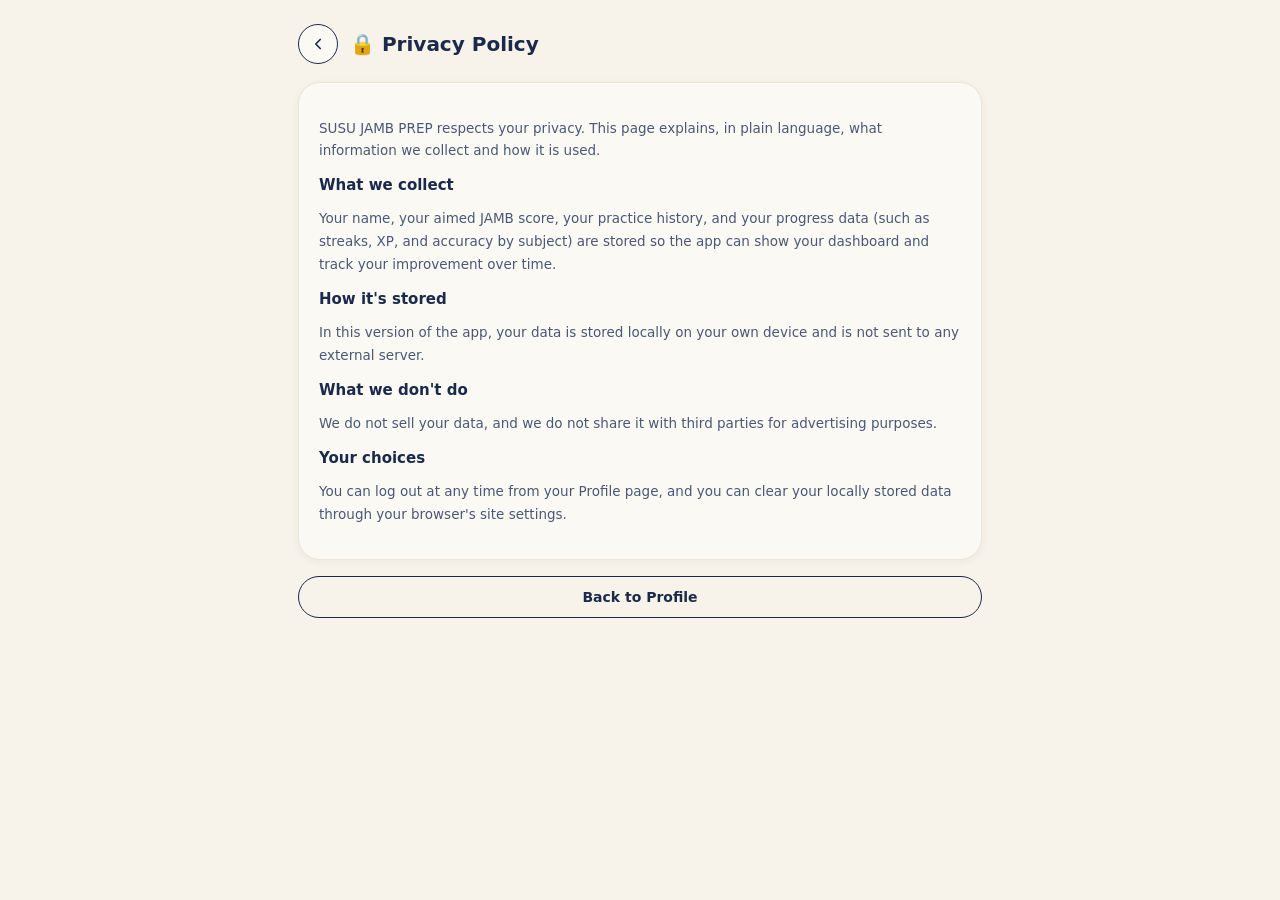
<file: privacy-policy.html>
<!DOCTYPE html>
<html lang="en">
<head>
<meta charset="UTF-8">
<meta name="viewport" content="width=device-width, initial-scale=1.0">
<title>Privacy Policy — SUSU JAMB PREP</title>
<link rel="stylesheet" href="base.css">
</head>
<body data-page="profile">
<div class="app">

  <div class="page-header">
    <a class="back-btn" href="profile.html" aria-label="Back">
      <svg viewBox="0 0 24 24" fill="none" stroke="#1B2A4A" stroke-width="2.2" stroke-linecap="round" stroke-linejoin="round"><path d="M15 18l-6-6 6-6"/></svg>
    </a>
    <div>
      <div class="page-title">🔒 Privacy Policy</div>
    </div>
  </div>

  <div class="content-card">
    <p style="font-size:13.5px;color:var(--navy-soft);line-height:1.7;">
      SUSU JAMB PREP respects your privacy. This page explains, in plain language, what information we collect and how it is used.
    </p>

    <div class="section-title">What we collect</div>
    <p style="font-size:13.5px;color:var(--navy-soft);line-height:1.7;">
      Your name, your aimed JAMB score, your practice history, and your progress data (such as streaks, XP, and accuracy by subject) are stored so the app can show your dashboard and track your improvement over time.
    </p>

    <div class="section-title">How it's stored</div>
    <p style="font-size:13.5px;color:var(--navy-soft);line-height:1.7;">
      In this version of the app, your data is stored locally on your own device and is not sent to any external server.
    </p>

    <div class="section-title">What we don't do</div>
    <p style="font-size:13.5px;color:var(--navy-soft);line-height:1.7;">
      We do not sell your data, and we do not share it with third parties for advertising purposes.
    </p>

    <div class="section-title">Your choices</div>
    <p style="font-size:13.5px;color:var(--navy-soft);line-height:1.7;">
      You can log out at any time from your Profile page, and you can clear your locally stored data through your browser's site settings.
    </p>
  </div>

  <a class="btn-outline" href="profile.html">Back to Profile</a>

</div>

</body>
</html>
</file>
<file: base.css>
/* ===================================================
   SUSU JAMB PREP — base styles (shared by every page)
   =================================================== */

:root {
  --cream: #F7F3EA;
  --cream-soft: #FBF9F4;
  --navy: #1B2A4A;
  --navy-soft: #4A5876;
  --green: #17A363;
  --green-deep: #0E8250;
  --gold: #F0AC1B;

  --card-blue-bg: #DFEEFC;
  --card-blue-border: #BFDEF7;
  --card-blue-ribbon: #3B82C4;

  --card-purple-bg: #E9E3FA;
  --card-purple-border: #D3C6F5;
  --card-purple-ribbon: #8B6EE0;

  --card-mint-bg: #DFF4E7;
  --card-mint-border: #BEE8CE;
  --card-mint-ribbon: #1FA766;

  --card-peach-bg: #FCE3D6;
  --card-peach-border: #F8CBB2;
  --card-peach-ribbon: #EF7B4F;

  --card-yellow-bg: #FBEBC6;
  --card-yellow-border: #F5DA9C;
  --card-yellow-ribbon: #EFAE1F;

  --radius-lg: 22px;
  --radius-md: 16px;
  --radius-pill: 999px;

  --shadow-card: 0 4px 14px rgba(27, 42, 74, 0.06);
  --shadow-soft: 0 2px 8px rgba(27, 42, 74, 0.05);

  --nav-height: 78px;
  --header-height: 84px;
}

* { box-sizing: border-box; }

html, body {
  margin: 0;
  padding: 0;
  background: var(--cream);
  color: var(--navy);
  font-family: "Poppins", "Segoe UI", system-ui, -apple-system, sans-serif;
  -webkit-font-smoothing: antialiased;
}

body {
  min-height: 100vh;
  padding-bottom: calc(var(--nav-height) + 18px);
}

a { color: inherit; text-decoration: none; }
button { font-family: inherit; }

.app {
  max-width: 720px;
  margin: 0 auto;
  padding: 18px 18px 0 18px;
}

/* ---------- Header ---------- */

.topbar {
  display: flex;
  align-items: center;
  justify-content: space-between;
  gap: 12px;
  flex-wrap: wrap;
  padding: 6px 0 20px 0;
}

.brand {
  display: flex;
  align-items: baseline;
  gap: 6px;
  font-weight: 800;
  font-size: 22px;
  letter-spacing: 0.2px;
  white-space: nowrap;
}
.brand .susu { color: var(--navy); }
.brand .jamb { color: var(--green); }
.brand .prep { color: var(--navy); }

.badges {
  display: flex;
  gap: 10px;
  flex-wrap: wrap;
}

.badge {
  display: flex;
  align-items: center;
  gap: 6px;
  padding: 8px 14px;
  border-radius: var(--radius-pill);
  border: 1.5px solid var(--navy);
  background: var(--cream-soft);
  font-weight: 700;
  font-size: 14px;
  color: var(--navy);
}
.badge.streak {
  border-color: var(--green);
  background: #EAF8EF;
  color: var(--green-deep);
}
.badge svg { width: 16px; height: 16px; flex: none; }

/* back link used on inner pages */
.page-header {
  display: flex;
  align-items: center;
  gap: 12px;
  padding: 6px 0 18px 0;
}
.back-btn {
  display: flex;
  align-items: center;
  justify-content: center;
  width: 40px;
  height: 40px;
  border-radius: 50%;
  background: var(--cream-soft);
  border: 1.5px solid var(--navy);
  flex: none;
}
.back-btn svg { width: 18px; height: 18px; }
.page-title {
  font-size: 20px;
  font-weight: 800;
  color: var(--navy);
}
.page-subtitle {
  font-size: 13px;
  color: var(--navy-soft);
  margin-top: 2px;
}

/* ---------- Bottom nav ---------- */

.bottom-nav {
  position: fixed;
  left: 0; right: 0; bottom: 0;
  height: var(--nav-height);
  background: var(--cream-soft);
  border-top: 1.5px solid #E7E1D3;
  display: flex;
  align-items: center;
  justify-content: space-around;
  z-index: 50;
  padding-bottom: env(safe-area-inset-bottom, 0);
}

.nav-item {
  display: flex;
  flex-direction: column;
  align-items: center;
  gap: 4px;
  color: var(--navy);
  font-size: 12.5px;
  font-weight: 700;
  flex: 1;
  padding: 6px 4px;
}
.nav-item svg { width: 24px; height: 24px; }
.nav-item.active { color: var(--green); }

/* ---------- Generic content pages ---------- */

.content-card {
  background: var(--cream-soft);
  border: 1.5px solid #ECE6D8;
  border-radius: var(--radius-lg);
  box-shadow: var(--shadow-soft);
  padding: 20px;
  margin-bottom: 16px;
}

.section-title {
  font-size: 15px;
  font-weight: 800;
  color: var(--navy);
  margin: 0 0 10px 0;
  display: flex;
  align-items: center;
  gap: 8px;
}
.section-title svg { width: 18px; height: 18px; }

.list-row {
  display: flex;
  align-items: center;
  justify-content: space-between;
  gap: 12px;
  padding: 14px 4px;
  border-bottom: 1px solid #EFE9DC;
  cursor: pointer;
}
.list-row:last-child { border-bottom: none; }
.list-row .label { font-weight: 700; font-size: 14.5px; }
.list-row .meta { font-size: 12.5px; color: var(--navy-soft); }
.list-row .chev { width: 16px; height: 16px; color: var(--navy-soft); flex: none; }

.pill-row {
  display: flex;
  flex-wrap: wrap;
  gap: 8px;
  margin-top: 8px;
}
.pill {
  padding: 9px 14px;
  border-radius: var(--radius-pill);
  border: 1.5px solid var(--card-mint-border);
  background: var(--card-mint-bg);
  color: var(--green-deep);
  font-weight: 700;
  font-size: 13px;
  cursor: pointer;
}
.pill.blue   { border-color: var(--card-blue-border);   background: var(--card-blue-bg);   color: #1E5A87; }
.pill.purple { border-color: var(--card-purple-border); background: var(--card-purple-bg); color: #5B3FB5; }
.pill.peach  { border-color: var(--card-peach-border);  background: var(--card-peach-bg);  color: #B84B22; }
.pill.yellow { border-color: var(--card-yellow-border); background: var(--card-yellow-bg); color: #92650B; }

.btn-primary {
  display: inline-flex;
  align-items: center;
  justify-content: center;
  gap: 8px;
  background: var(--green);
  color: #fff;
  border: none;
  border-radius: var(--radius-pill);
  padding: 13px 22px;
  font-weight: 800;
  font-size: 14.5px;
  cursor: pointer;
  width: 100%;
}
.btn-primary:active { background: var(--green-deep); }

.btn-outline {
  display: inline-flex;
  align-items: center;
  justify-content: center;
  gap: 8px;
  background: transparent;
  color: var(--navy);
  border: 1.5px solid var(--navy);
  border-radius: var(--radius-pill);
  padding: 12px 20px;
  font-weight: 700;
  font-size: 14px;
  cursor: pointer;
  width: 100%;
}

.progress-track {
  width: 100%;
  height: 14px;
  border-radius: var(--radius-pill);
  background: #EDE7DA;
  overflow: hidden;
  margin: 10px 0 6px 0;
}
.progress-fill {
  height: 100%;
  border-radius: var(--radius-pill);
  background: linear-gradient(90deg, var(--green), var(--green-deep));
  transition: width 0.4s ease;
}
.progress-label {
  display: flex;
  justify-content: space-between;
  font-size: 13px;
  font-weight: 700;
  color: var(--navy-soft);
}
.progress-label strong { color: var(--navy); font-size: 14px; }

/* Modal (available for any page that needs it) */
.modal-overlay {
  position: fixed; inset: 0;
  background: rgba(27,42,74,0.45);
  display: none;
  align-items: center;
  justify-content: center;
  z-index: 100;
  padding: 20px;
}
.modal-overlay.open { display: flex; }
.modal-box {
  background: var(--cream-soft);
  border-radius: var(--radius-lg);
  max-width: 480px;
  width: 100%;
  max-height: 80vh;
  overflow-y: auto;
  padding: 22px;
  box-shadow: 0 12px 32px rgba(0,0,0,0.18);
}
.modal-box h2 { margin-top: 0; font-size: 18px; }
.modal-box p, .modal-box li { font-size: 13.5px; color: var(--navy-soft); line-height: 1.6; }
.modal-close {
  margin-top: 14px;
}

/* Toast */
.toast {
  position: fixed;
  bottom: calc(var(--nav-height) + 20px);
  left: 50%;
  transform: translateX(-50%) translateY(20px);
  background: var(--navy);
  color: #fff;
  padding: 11px 20px;
  border-radius: var(--radius-pill);
  font-size: 13.5px;
  font-weight: 700;
  opacity: 0;
  pointer-events: none;
  transition: all 0.25s ease;
  z-index: 200;
}
.toast.show {
  opacity: 1;
  transform: translateX(-50%) translateY(0);
}
.signup-link {
  text-align: center;
  margin-top: 18px;
  font-size: 14px;
  color: #68738a;
}

.signup-link a {
  color: #1FA766;
  font-weight: 700;
  text-decoration: none;
}

.signup-link a:hover {
  text-decoration: underline;
}
</file>
